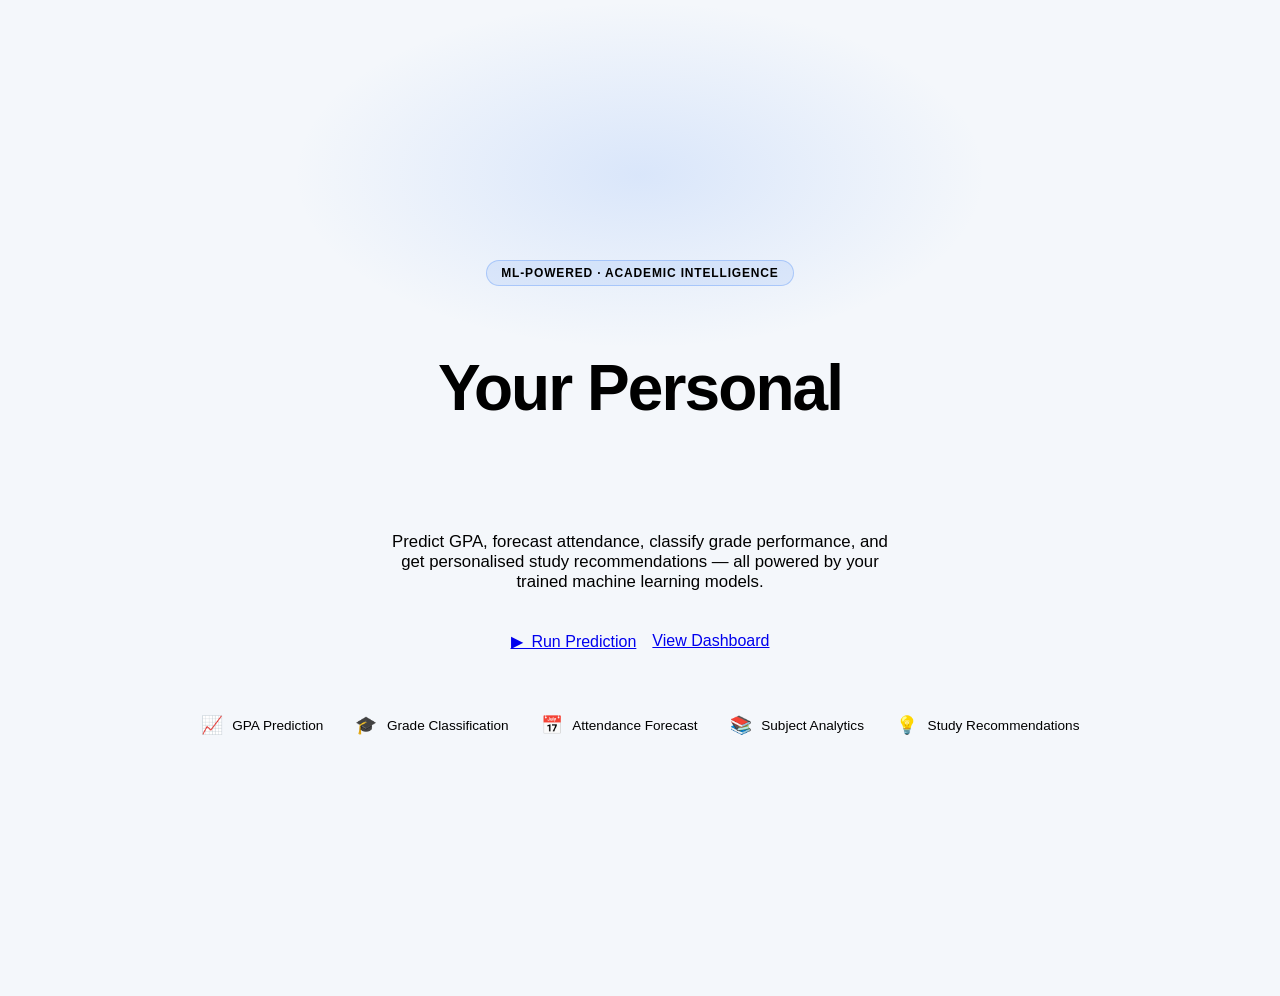
<file: templates/index.html>
<!DOCTYPE html>
<html lang="en">
<head>
  <meta charset="UTF-8"/>
  <meta name="viewport" content="width=device-width, initial-scale=1.0"/>
  <title>AcadAssist — Home</title>
  <link href="https://fonts.googleapis.com/css2?family=Space+Grotesk:wght@300;400;500;600;700&family=DM+Mono:wght@400;500&display=swap" rel="stylesheet"/>
  <link rel="stylesheet" href="/static/css/style.css"/>
  <style>
    body { display: block; }
    .hero {
      min-height: 100vh;
      display: flex; flex-direction: column;
      align-items: center; justify-content: center;
      text-align: center; padding: 3rem 2rem;
      position: relative; overflow: hidden;
    }
    .grid-bg {
      position: absolute; inset: 0;
      background-image:
        linear-gradient(var(--border) 1px, transparent 1px),
        linear-gradient(90deg, var(--border) 1px, transparent 1px);
      background-size: 48px 48px; opacity: .3; pointer-events: none;
    }
    .glow {
      position: absolute; top: 0; left: 50%; transform: translateX(-50%);
      width: 700px; height: 350px;
      background: radial-gradient(ellipse, rgba(79,142,247,.16) 0%, transparent 70%);
      pointer-events: none;
    }
    .tag {
      display: inline-block; padding: .3rem .9rem;
      background: rgba(79,142,247,.12); border: 1px solid rgba(79,142,247,.35);
      border-radius: 999px; font-size: .75rem; font-weight: 700;
      color: var(--accent); letter-spacing: .07em; text-transform: uppercase;
      margin-bottom: 1.5rem; position: relative;
    }
    h1 {
      font-size: clamp(2.2rem, 6vw, 4rem);
      font-weight: 700; line-height: 1.12; letter-spacing: -.03em;
      margin-bottom: 1.2rem; position: relative;
    }
    h1 span {
      background: linear-gradient(135deg, var(--accent), var(--accent2));
      -webkit-background-clip: text; -webkit-text-fill-color: transparent;
    }
    .hero p {
      max-width: 520px; color: var(--muted); font-size: 1.05rem;
      margin-bottom: 2.5rem; position: relative;
    }
    .hero-btns { display: flex; gap: 1rem; flex-wrap: wrap; justify-content: center; position: relative; }
    .features-strip {
      display: flex; gap: 2rem; flex-wrap: wrap;
      justify-content: center; margin-top: 4rem;
      position: relative;
    }
    .strip-item {
      display: flex; align-items: center; gap: .6rem;
      font-size: .85rem; color: var(--muted);
    }
    .strip-item span:first-child { font-size: 1.1rem; }
  </style>
</head>
<body>
  <div class="hero">
    <div class="grid-bg"></div>
    <div class="glow"></div>
    <div class="tag">ML-Powered · Academic Intelligence</div>
    <h1>Your Personal<br/><span>Academic Assistant</span></h1>
    <p>Predict GPA, forecast attendance, classify grade performance, and get personalised study recommendations — all powered by your trained machine learning models.</p>
    <div class="hero-btns">
      <a href="/predict" class="btn btn-primary">▶ &nbsp;Run Prediction</a>
      <a href="/dashboard" class="btn btn-ghost">View Dashboard</a>
    </div>
    <div class="features-strip">
      <div class="strip-item"><span>📈</span><span>GPA Prediction</span></div>
      <div class="strip-item"><span>🎓</span><span>Grade Classification</span></div>
      <div class="strip-item"><span>📅</span><span>Attendance Forecast</span></div>
      <div class="strip-item"><span>📚</span><span>Subject Analytics</span></div>
      <div class="strip-item"><span>💡</span><span>Study Recommendations</span></div>
    </div>
  </div>
  <script src="/static/js/script.js"></script>
</body>
</html>
</file>
<file: static/css/style.css>
/* Google Font */
body {
    font-family: 'Poppins', sans-serif;
    background: #f4f7fb;
    margin: 0;
}

/* Sidebar */
.sidebar {
    width: 250px;
    min-height: 100vh;
    background: linear-gradient(180deg, #2563eb, #1e40af);
    color: white;
    position: fixed;
    left: 0;
    top: 0;
    padding: 25px 15px;
}

.sidebar h2 {
    text-align: center;
    margin-bottom: 35px;
    font-weight: bold;
}

.sidebar a {
    display: block;
    color: white;
    text-decoration: none;
    padding: 12px 15px;
    margin: 8px 0;
    border-radius: 10px;
    transition: 0.3s;
}

.sidebar a:hover {
    background: rgba(255,255,255,0.15);
}

/* Main Content */
.main-content {
    margin-left: 250px;
    padding: 30px;
}

/* Navbar */
.topbar {
    background: white;
    border-radius: 15px;
    padding: 18px 25px;
    box-shadow: 0px 3px 12px rgba(0,0,0,.08);
    margin-bottom: 30px;
}

/* Cards */
.dashboard-card {
    border: none;
    border-radius: 18px;
    box-shadow: 0px 5px 15px rgba(0,0,0,.08);
    transition: .3s;
}

.dashboard-card:hover {
    transform: translateY(-5px);
}

.dashboard-card .card-body {
    text-align: center;
    padding: 30px;
}

.dashboard-card h2 {
    color: #2563eb;
    font-weight: bold;
}
</file>
